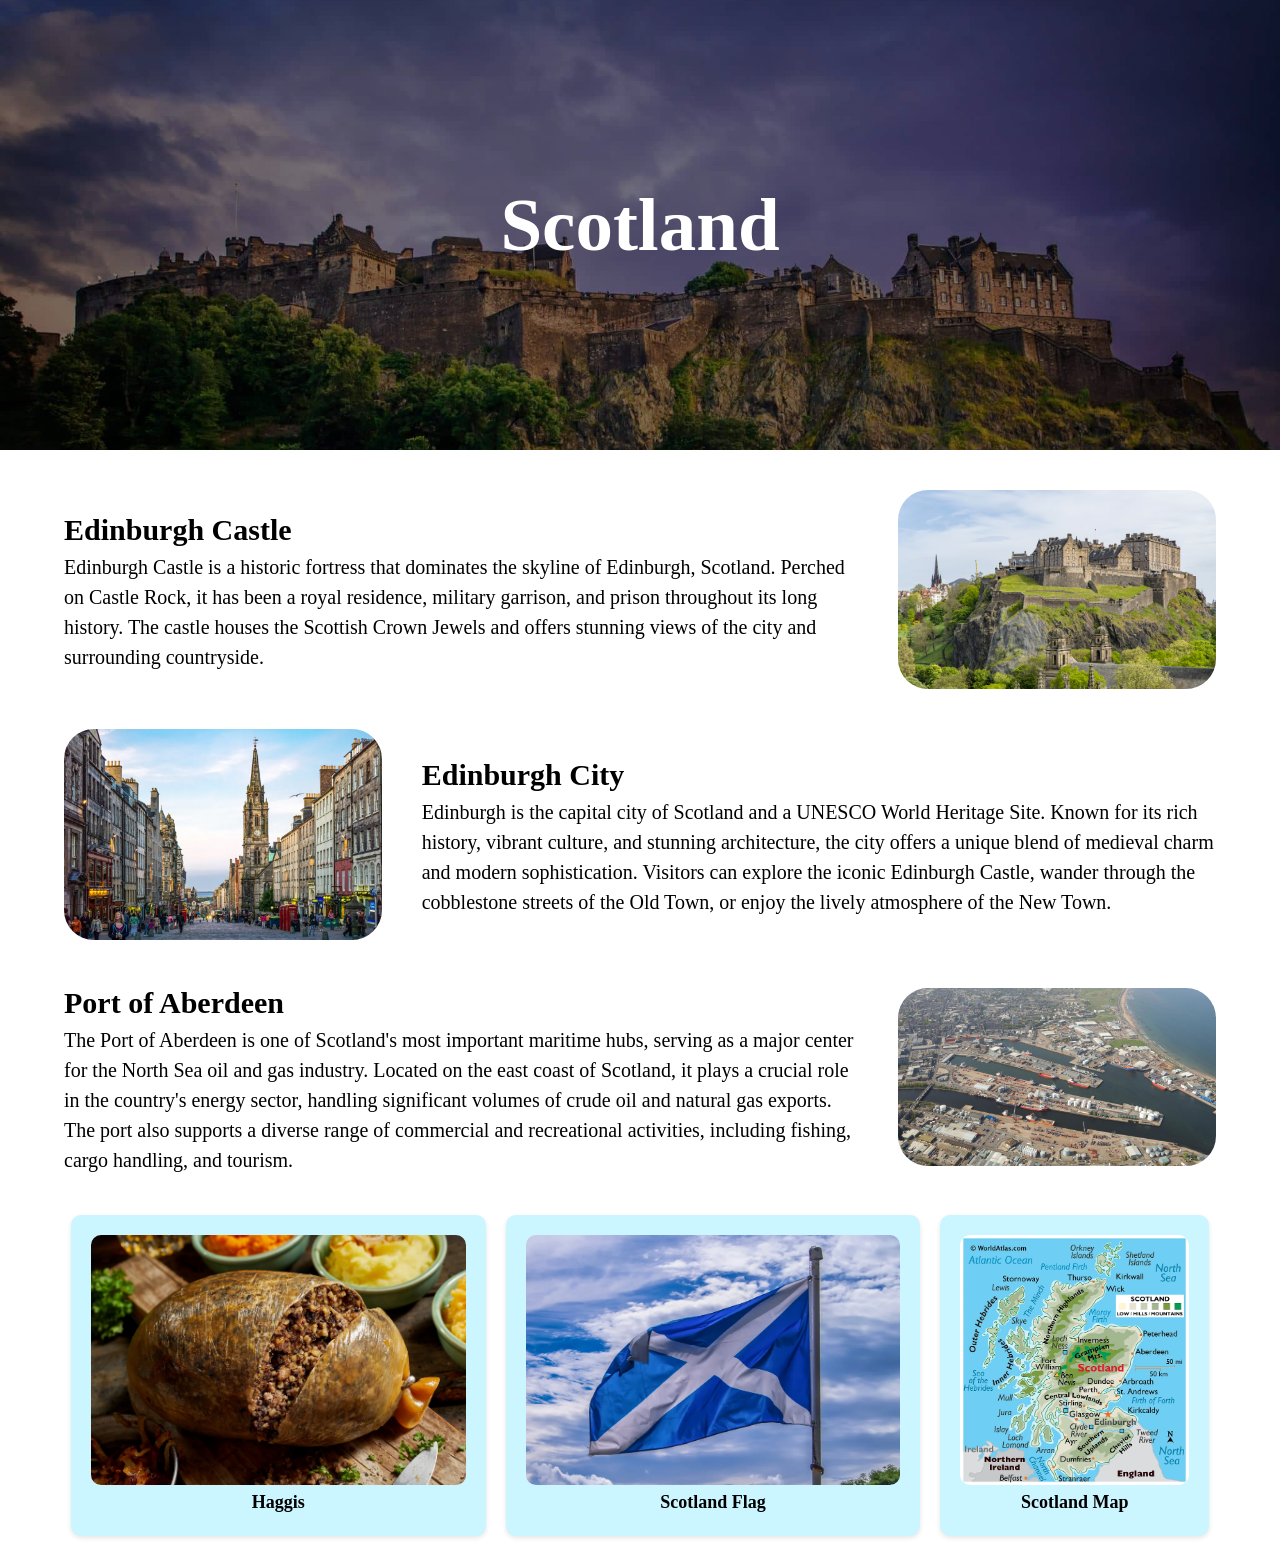
<file: index.html>
<!DOCTYPE html>
<html lang="en">
<head>
    <meta charset="UTF-8">
    <meta name="viewport" content="width=device-width, initial-scale=1.0">
    <link rel="stylesheet" href="style.css">
    <title>Scotland</title>
</head>
<body>
    <section class="hero-image">
        <div class="hero-text">
            <h1>Scotland</h1>
        </div>
    </section>
    <section class="two-column">
        <div class="image">
            <img src="./Images/Edinburgh Castle.jpg" alt="Picture of Edinburgh Castle">
        </div>
        <div class="info">
            <h1>Edinburgh Castle</h1>
            <p>Edinburgh Castle is a historic fortress that dominates the skyline of Edinburgh, Scotland. Perched on Castle Rock, it has been a royal residence, military garrison, and prison throughout its long history. The castle houses the Scottish Crown Jewels and offers stunning views of the city and surrounding countryside.</p>
        </div>
    </section>
    <section class="two-column">
        <div class="image">
            <img src="./Images/Edinburgh City.webp" alt="Picture of Edinburgh City">
        </div>
        <div class="info">
            <h1>Edinburgh City</h1>
            <p>Edinburgh is the capital city of Scotland and a UNESCO World Heritage Site. Known for its rich history, vibrant culture, and stunning architecture, the city offers a unique blend of medieval charm and modern sophistication. Visitors can explore the iconic Edinburgh Castle, wander through the cobblestone streets of the Old Town, or enjoy the lively atmosphere of the New Town.</p>
        </div>
    </section>
    <section class="two-column">
        <div class="image">
            <img src="./Images/Port of Aberdeen.jpg" alt="Picture of Port of Aberdeen">
        </div>
        <div class="info">
            <h1>Port of Aberdeen</h1>
            <p>The Port of Aberdeen is one of Scotland's most important maritime hubs, serving as a major center for the North Sea oil and gas industry. Located on the east coast of Scotland, it plays a crucial role in the country's energy sector, handling significant volumes of crude oil and natural gas exports. The port also supports a diverse range of commercial and recreational activities, including fishing, cargo handling, and tourism.</p>
        </div>
    </section>
    <section class="images">
        <div class="card">
            <img src="./Images/Haggis.webp" alt="Picture of Haggis">
            <h2 class="card-text">Haggis</h2>
        </div>
        <div class="card">
            <img src="./Images/Scotland Flag.webp" alt="Picture of Scotland Flag">
            <h2 class="card-text">Scotland Flag</h2>
        </div>
        <div class="card">
            <img src="./Images/Scotland Map.webp" alt="Picture of Scotland Map">
            <h2 class="card-text">Scotland Map</h2>
        </div>
    </section>
</body>
</html>
</file>
<file: style.css>
* {
    margin: 0;
    padding: 0;
    box-sizing: border-box;
    font-family: 'Times New Roman', Times, serif;
}

body, html{
    height: 100%;
}

.hero-image {
    background-image: linear-gradient(rgba(0, 0, 0, 0.5), rgba(0, 0, 0, 0.5)),url("./Images/Hero\ Image\ Edinburgh\ Castle.jpg");
    height: 50%;
    background-position: center;
    background-repeat: no-repeat;
    background-size: cover;
    position: relative;
}

.hero-text {
    text-align: center;
    color: white;
    position: absolute;
    top: 50%;
    left: 50%;
    transform: translate(-50%, -50%);
    font-size: 50px;
}

.image img {
    width: 100%;
    height: auto;
    display: block;
    border-radius: 30px;
}

.info {
    font-size: 20px;
    line-height: 1.5;
}

.two-column {
    display: flex;
    gap: 40px;
    align-items: center;
    width: 90%;
    margin: auto;
    margin-top: 40px;
    margin-bottom: 40px;
}

.two-column .image {
    flex: 1;
    width: 100%;
    border-radius: 10px;
}

.two-column .info {
    flex: 2.5;
}

.two-column:nth-of-type(even) {
    flex-direction: row-reverse;
}

.images {
    display: flex;
    gap: 20px;
    justify-content: center;
    width: 90%;
    margin: 0 auto 40px auto;
    max-width: 1200px;
}

.images img {
    flex: 1;
    width: 100%;
    height: 250px;
    border-radius: 10px;
    object-fit: cover;
}

.card {
    background-color: #cbf5ff;
    padding: 20px;
    border-radius: 10px;
    box-shadow: 0 2px 5px rgba(0, 0, 0, 0.1);
    margin-bottom: 20px;
}

.card-text {
    font-size: 18px;
    line-height: 1.5;
    text-align: center;
}
</file>
